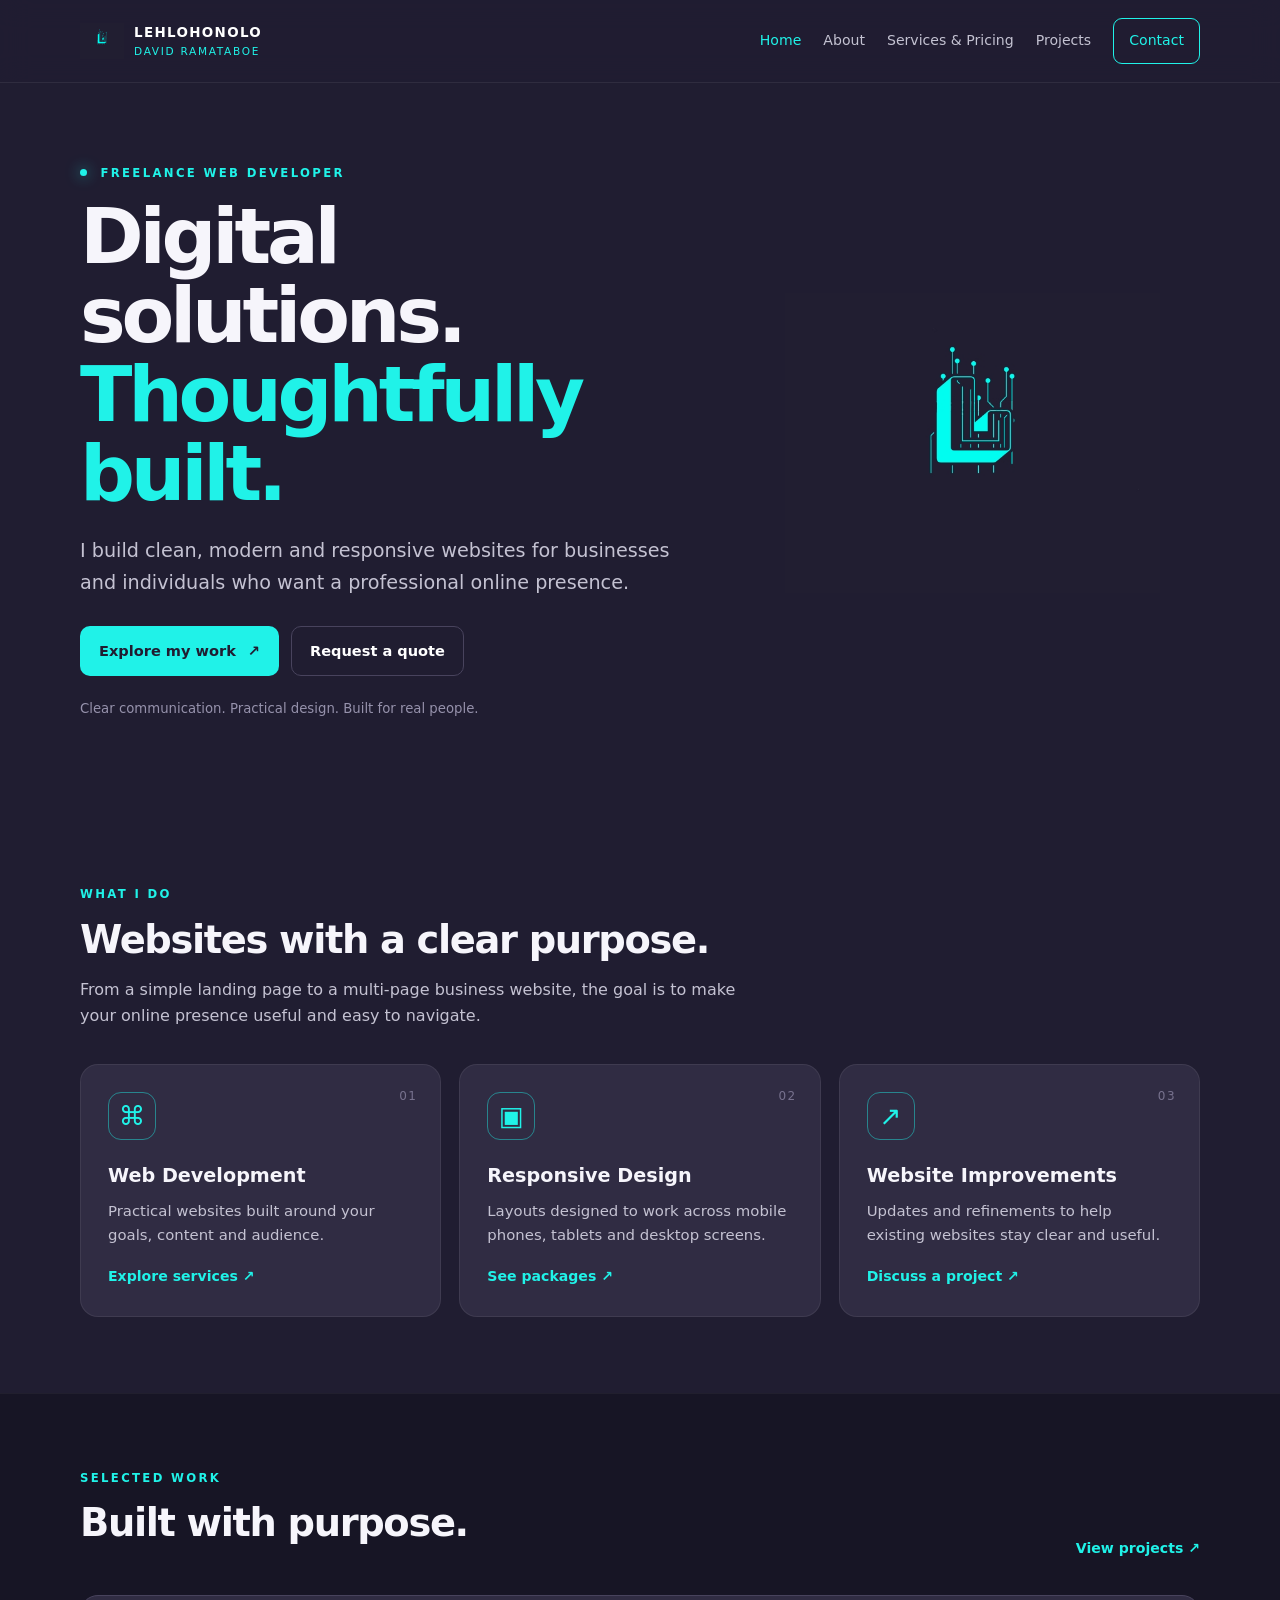
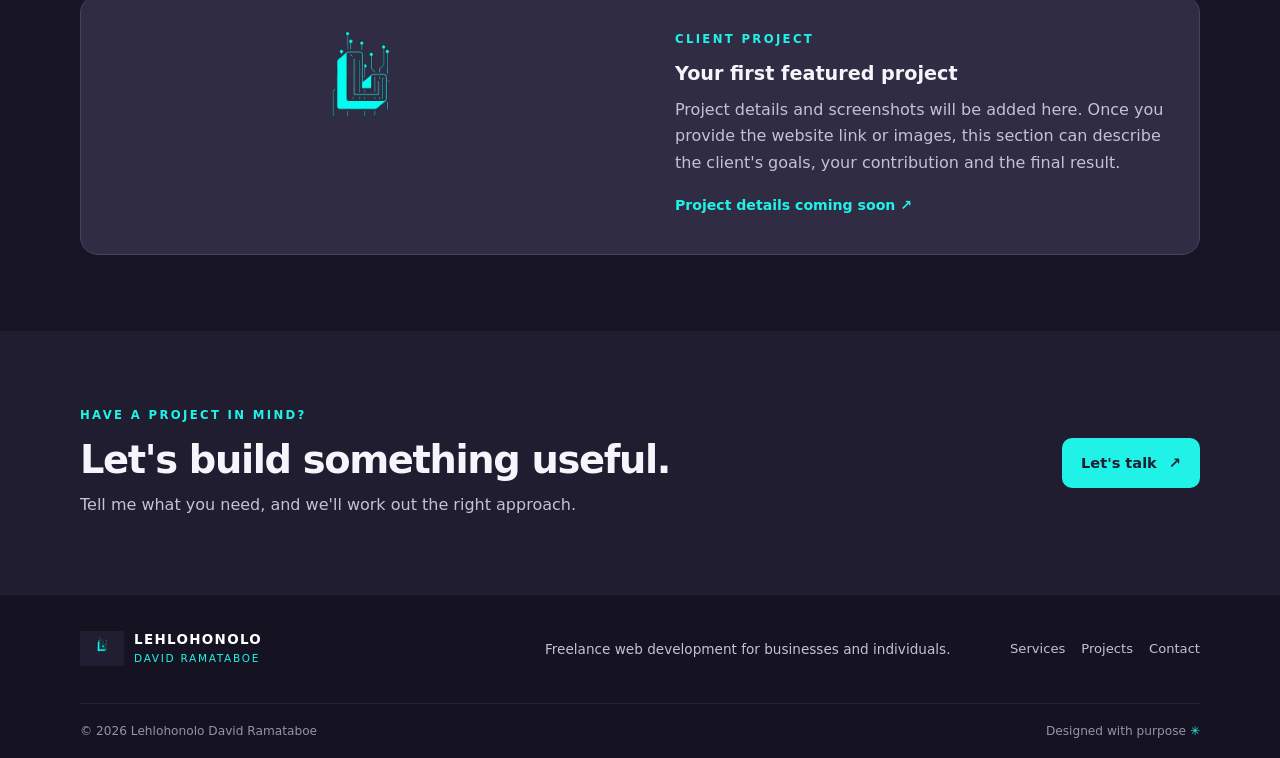
<file: index.html>
<!doctype html>
<html lang="en">
<head>
  <meta charset="utf-8">
  <meta name="viewport" content="width=device-width, initial-scale=1">
  <meta name="description" content="Freelance web development for businesses and individuals. Clean, responsive websites built with care.">
  <meta name="theme-color" content="#201D31">
  <title>Lehlohonolo David Ramataboe | Freelance Web Developer</title>
  <link rel="stylesheet" href="css/style.css">
  <script src="js/main.js" defer></script>
</head>
<body>
  <a class="skip-link" href="#main">Skip to content</a>
  <header class="site-header">
    <div class="container nav-wrap">
      <a class="brand" href="index.html" aria-label="Lehlohonolo David Ramataboe home">
        <img class="brand-logo" src="assets/logo.png" alt="" onerror="this.style.display='none'; this.nextElementSibling.style.display='grid'">
        <span class="logo-fallback" aria-hidden="true">L</span>
        <span class="brand-name"><strong>LEHLOHONOLO</strong><span>DAVID RAMATABOE</span></span>
      </a>
      <button class="menu-toggle" type="button" aria-expanded="false" aria-controls="primary-nav" aria-label="Open navigation">
        <span></span><span></span><span></span>
      </button>
      <nav class="primary-nav" id="primary-nav" aria-label="Main navigation">
        <a href="index.html" aria-current="page">Home</a>
        <a href="about.html">About</a>
        <a href="services.html">Services &amp; Pricing</a>
        <a href="projects.html">Projects</a>
        <a class="nav-cta" href="contact.html">Contact</a>
      </nav>
    </div>
  </header>

  <main id="main">
    <section class="hero container">
      <div class="hero-copy">
        <p class="eyebrow"><span class="status-dot"></span> FREELANCE WEB DEVELOPER</p>
        <h1>Digital solutions.<br><span class="accent">Thoughtfully built.</span></h1>
        <p class="hero-lede">I build clean, modern and responsive websites for businesses and individuals who want a professional online presence.</p>
        <div class="button-row">
          <a class="button button-primary" href="projects.html">Explore my work <span aria-hidden="true">↗</span></a>
          <a class="button button-outline" href="contact.html">Request a quote</a>
        </div>
        <p class="hero-note">Clear communication. Practical design. Built for real people.</p>
      </div>
      <img class="brand-logo" src="assets/logo.png" alt="description" style="width: 600px; height: 300px" onerror="this.style.display='none'; this.nextElementSibling.style.display='grid'">
      </div>
    </section>

    <section class="section container">
      <div class="section-heading">
        <p class="eyebrow">WHAT I DO</p>
        <h2>Websites with a clear purpose.</h2>
        <p>From a simple landing page to a multi-page business website, the goal is to make your online presence useful and easy to navigate.</p>
      </div>
      <div class="card-grid three">
        <article class="feature-card"><span class="card-index">01</span><div class="icon-box" aria-hidden="true">⌘</div><h3>Web Development</h3><p>Practical websites built around your goals, content and audience.</p><a class="text-link" href="services.html">Explore services ↗</a></article>
        <article class="feature-card"><span class="card-index">02</span><div class="icon-box" aria-hidden="true">▣</div><h3>Responsive Design</h3><p>Layouts designed to work across mobile phones, tablets and desktop screens.</p><a class="text-link" href="services.html">See packages ↗</a></article>
        <article class="feature-card"><span class="card-index">03</span><div class="icon-box" aria-hidden="true">↗</div><h3>Website Improvements</h3><p>Updates and refinements to help existing websites stay clear and useful.</p><a class="text-link" href="contact.html">Discuss a project ↗</a></article>
      </div>
    </section>

    <section class="section section-muted">
      <div class="container">
        <div class="section-heading split-heading">
          <div><p class="eyebrow">SELECTED WORK</p><h2>Built with purpose.</h2></div>
          <a class="text-link" href="projects.html">View projects ↗</a>
        </div>
        <article class="project-preview">
        <img class="brand-logo" src="assets/logo2.png" alt="description" style="width: 600px; height: 200px" onerror="this.style.display='none'; this.nextElementSibling.style.display='grid'">
          <div class="project-info"><p class="eyebrow">CLIENT PROJECT</p><h3>Your first featured project</h3><p>Project details and screenshots will be added here. Once you provide the website link or images, this section can describe the client's goals, your contribution and the final result.</p><a class="text-link" href="projects.html">Project details coming soon ↗</a></div>
        </article>
      </div>
    </section>

    <section class="cta-section container">
      <div><p class="eyebrow">HAVE A PROJECT IN MIND?</p><h2>Let's build something useful.</h2><p>Tell me what you need, and we'll work out the right approach.</p></div>
      <a class="button button-primary" href="contact.html">Let's talk <span aria-hidden="true">↗</span></a>
    </section>
  </main>

  <footer class="site-footer">
    <div class="container footer-main">
      <a class="brand footer-brand" href="index.html">
        <img class="brand-logo" src="assets/logo.png" alt="" onerror="this.style.display='none'; this.nextElementSibling.style.display='grid'">
        <span class="logo-fallback" aria-hidden="true">L</span>
        <span class="brand-name"><strong>LEHLOHONOLO</strong><span>DAVID RAMATABOE</span></span>
      </a>
      <p>Freelance web development for businesses and individuals.</p>
      <div class="footer-links"><a href="services.html">Services</a><a href="projects.html">Projects</a><a href="contact.html">Contact</a></div>
    </div>
    <div class="container footer-bottom"><span>© <span data-year></span> Lehlohonolo David Ramataboe</span><span>Designed with purpose <b>✳</b></span></div>
  </footer>
</body>
</html>
</file>
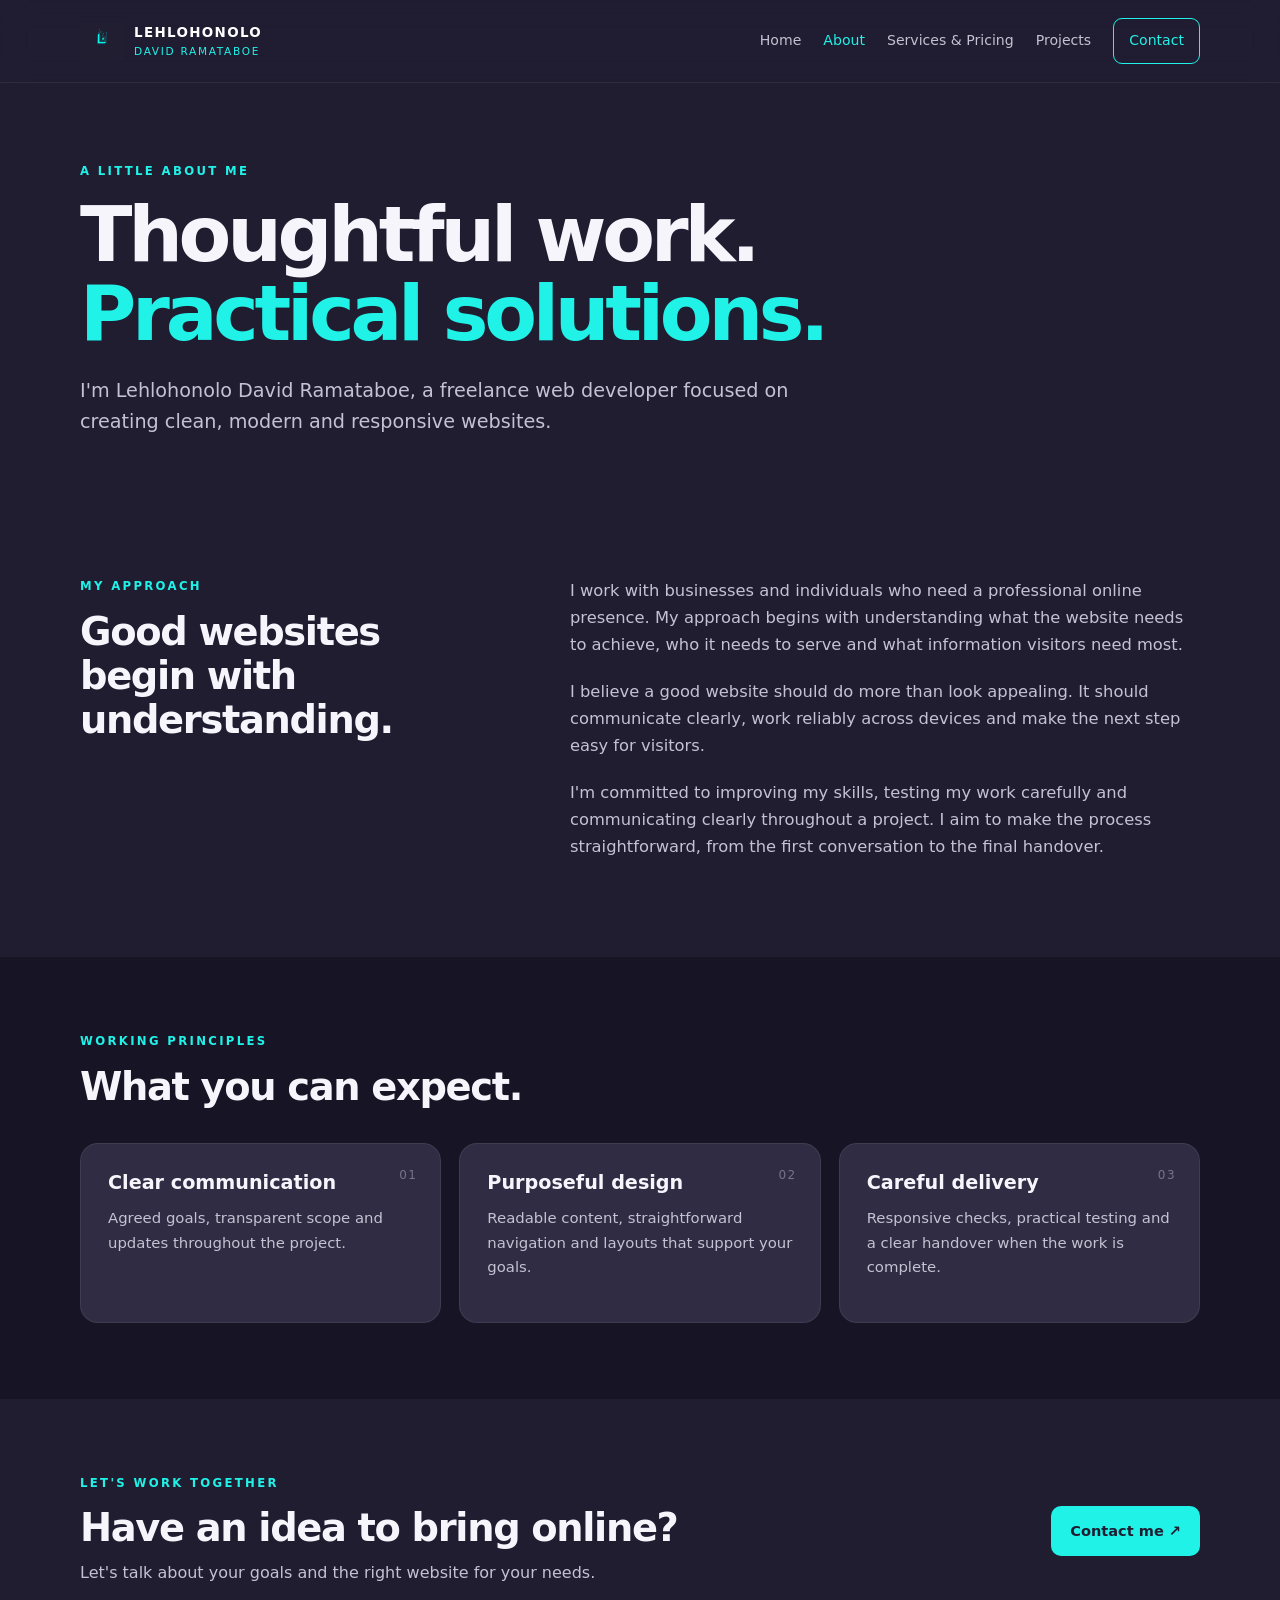
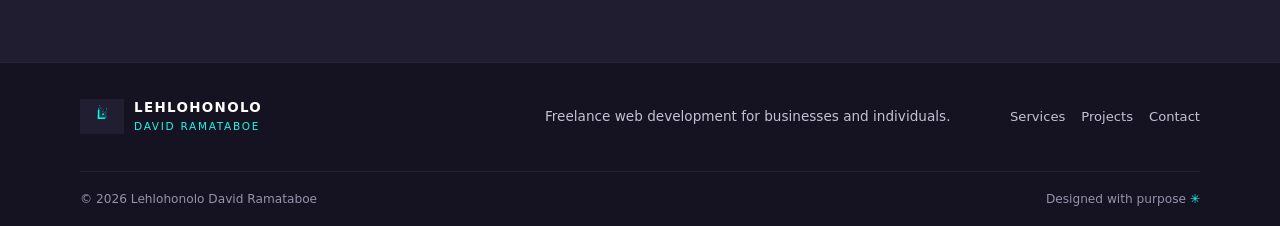
<file: about.html>
<!doctype html>
<html lang="en">
<head>
  <meta charset="utf-8"><meta name="viewport" content="width=device-width, initial-scale=1">
  <meta name="description" content="Learn about Lehlohonolo David Ramataboe and his approach to freelance web development.">
  <meta name="theme-color" content="#201D31">
  <title>About | Lehlohonolo David Ramataboe</title>
  <link rel="stylesheet" href="css/style.css"><script src="js/main.js" defer></script>
</head>
<body>
  <a class="skip-link" href="#main">Skip to content</a>
  <header class="site-header"><div class="container nav-wrap">
    <a class="brand" href="index.html" aria-label="Lehlohonolo David Ramataboe home"><img class="brand-logo" src="assets/logo.png" alt="" onerror="this.style.display='none'; this.nextElementSibling.style.display='grid'"><span class="logo-fallback" aria-hidden="true">L</span><span class="brand-name"><strong>LEHLOHONOLO</strong><span>DAVID RAMATABOE</span></span></a>
    <button class="menu-toggle" type="button" aria-expanded="false" aria-controls="primary-nav" aria-label="Open navigation"><span></span><span></span><span></span></button>
    <nav class="primary-nav" id="primary-nav" aria-label="Main navigation"><a href="index.html">Home</a><a href="about.html" aria-current="page">About</a><a href="services.html">Services &amp; Pricing</a><a href="projects.html">Projects</a><a class="nav-cta" href="contact.html">Contact</a></nav>
  </div></header>
  <main id="main">
    <section class="page-hero container"><p class="eyebrow">A LITTLE ABOUT ME</p><h1>Thoughtful work.<br><span class="accent">Practical solutions.</span></h1><p class="hero-lede">I'm Lehlohonolo David Ramataboe, a freelance web developer focused on creating clean, modern and responsive websites.</p></section>
    <section class="section container content-layout">
      <div><p class="eyebrow">MY APPROACH</p><h2>Good websites begin with understanding.</h2></div>
      <div class="prose"><p>I work with businesses and individuals who need a professional online presence. My approach begins with understanding what the website needs to achieve, who it needs to serve and what information visitors need most.</p><p>I believe a good website should do more than look appealing. It should communicate clearly, work reliably across devices and make the next step easy for visitors.</p><p>I'm committed to improving my skills, testing my work carefully and communicating clearly throughout a project. I aim to make the process straightforward, from the first conversation to the final handover.</p></div>
    </section>
    <section class="section section-muted"><div class="container"><div class="section-heading"><p class="eyebrow">WORKING PRINCIPLES</p><h2>What you can expect.</h2></div><div class="card-grid three">
      <article class="feature-card"><span class="card-index">01</span><h3>Clear communication</h3><p>Agreed goals, transparent scope and updates throughout the project.</p></article>
      <article class="feature-card"><span class="card-index">02</span><h3>Purposeful design</h3><p>Readable content, straightforward navigation and layouts that support your goals.</p></article>
      <article class="feature-card"><span class="card-index">03</span><h3>Careful delivery</h3><p>Responsive checks, practical testing and a clear handover when the work is complete.</p></article>
    </div></div></section>
    <section class="cta-section container"><div><p class="eyebrow">LET'S WORK TOGETHER</p><h2>Have an idea to bring online?</h2><p>Let's talk about your goals and the right website for your needs.</p></div><a class="button button-primary" href="contact.html">Contact me ↗</a></section>
  </main>
  <footer class="site-footer"><div class="container footer-main"><a class="brand footer-brand" href="index.html"><img class="brand-logo" src="assets/logo.png" alt="" onerror="this.style.display='none'; this.nextElementSibling.style.display='grid'"><span class="logo-fallback" aria-hidden="true">L</span><span class="brand-name"><strong>LEHLOHONOLO</strong><span>DAVID RAMATABOE</span></span></a><p>Freelance web development for businesses and individuals.</p><div class="footer-links"><a href="services.html">Services</a><a href="projects.html">Projects</a><a href="contact.html">Contact</a></div></div><div class="container footer-bottom"><span>© <span data-year></span> Lehlohonolo David Ramataboe</span><span>Designed with purpose <b>✳</b></span></div></footer>
</body></html>
</file>
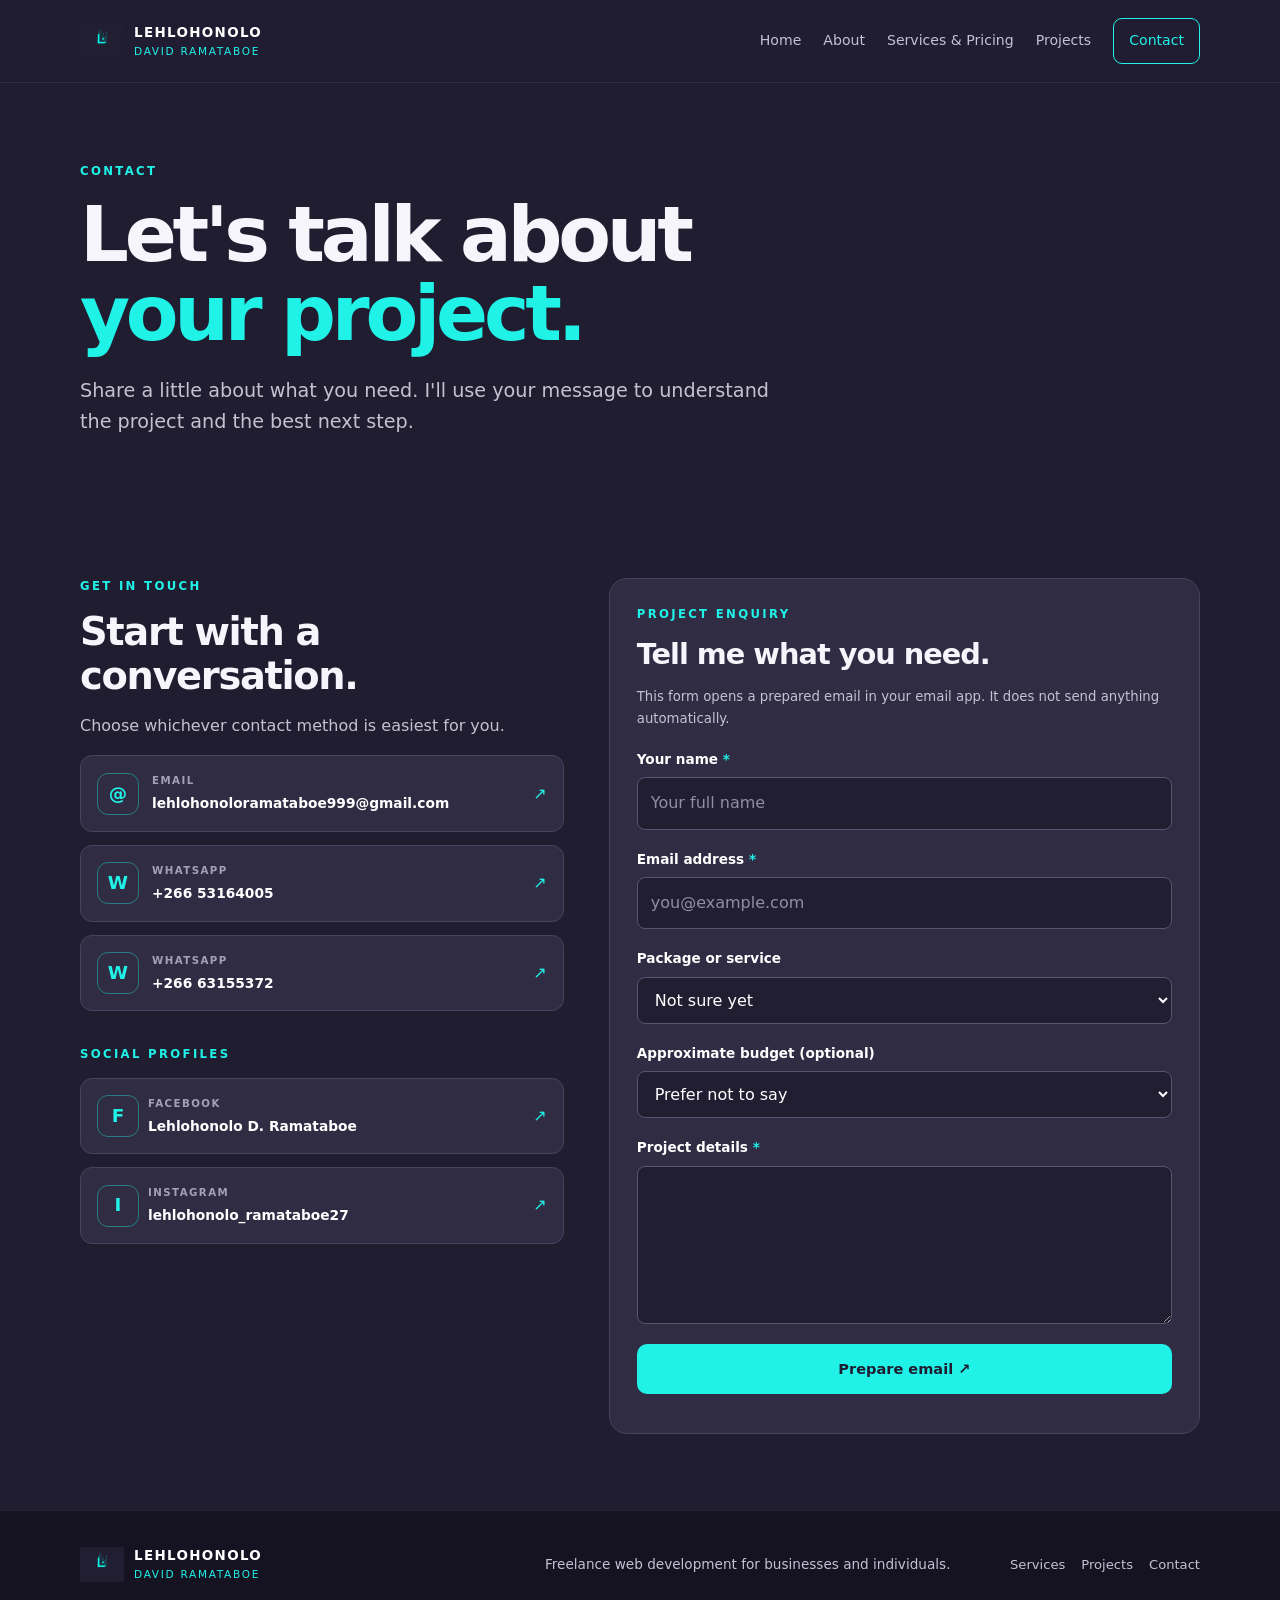
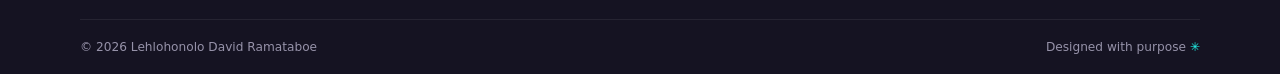
<file: contact.html>
<!doctype html>

<html lang="en">

 <head>
  <meta charset="utf-8"><meta name="viewport" content="width=device-width, initial-scale=1">
  <meta name="description" content="Contact Lehlohonolo David Ramataboe about a freelance website project.">
  <meta name="theme-color" content="#201D31">
  <title>Contact | Lehlohonolo David Ramataboe</title>
  <link rel="stylesheet" href="css/style.css"><script src="js/main.js" defer></script>
 </head>

 <body>
  <a class="skip-link" href="#main">Skip to content</a>
  <header class="site-header">
    <div class="container nav-wrap">
     <a class="brand" href="index.html" aria-label="Lehlohonolo David Ramataboe home">
      <img class="brand-logo" src="assets/logo.png" alt="" onerror="this.style.display='none'; this.nextElementSibling.style.display='grid'">
      <span class="logo-fallback" aria-hidden="true">L</span>
      <span class="brand-name"><strong>LEHLOHONOLO</strong>
      <span>DAVID RAMATABOE</span></span></a>
      <button class="menu-toggle" type="button" aria-expanded="false" aria-controls="primary-nav" aria-label="Open navigation"><span></span><span></span><span></span></button>
     <nav class="primary-nav" id="primary-nav" aria-label="Main navigation"><a href="index.html">Home</a><a href="about.html">About</a><a href="services.html">Services &amp; Pricing</a><a href="projects.html">Projects</a><a class="nav-cta" href="contact.html" aria-current="page">Contact</a></nav>
    </div>
  </header>

  <main id="main">
    <section class="page-hero container"><p class="eyebrow">CONTACT</p><h1>Let's talk about<br><span class="accent">your project.</span></h1><p class="hero-lede">Share a little about what you need. I'll use your message to understand the project and the best next step.</p></section>
    
    <section class="section container contact-layout">

      <div class="contact-details"><p class="eyebrow">GET IN TOUCH</p><h2>Start with a conversation.</h2><p>Choose whichever contact method is easiest for you.</p>
        <a class="contact-method" href="mailto:lehlohonoloramataboe999@gmail.com"><span class="contact-icon">@</span><span><small>EMAIL</small><strong>lehlohonoloramataboe999@gmail.com</strong></span><span class="contact-arrow">↗</span></a>
        <a class="contact-method" href="https://wa.me/26653164005" target="_blank" rel="noopener noreferrer"><span class="contact-icon">W</span><span><small>WHATSAPP</small><strong>+266 53164005</strong></span><span class="contact-arrow">↗</span></a>
        <a class="contact-method" href="https://wa.me/26663155372" target="_blank" rel="noopener noreferrer"><span class="contact-icon">W</span><span><small>WHATSAPP</small><strong>+266 63155372</strong></span><span class="contact-arrow">↗</span></a>
      
      <div class="social-block"><p class="eyebrow">SOCIAL PROFILES</p>
        <a class="social-links" href="https://www.facebook.com/mahlohonoloramataboe.mary" target="_blank" rel="noopener noreferrer"><span class="contact-icon">F</span><span><small>FACEBOOK</small><strong>Lehlohonolo D. Ramataboe</strong></span><span class="contact-arrow">↗</span></a>
        <a class="social-links" href="https://www.instagram.com/lehlohonolo_ramataboe27?obrf=MTgxNnZ2NDVscHZ4ag==" target="_blank" rel="noopener noreferrer"><span class="contact-icon">I</span><span><small>INSTAGRAM</small><strong>lehlohonolo_ramataboe27</strong></span><span class="contact-arrow">↗</span></a>
      </div>

    </div>
  </div>

      <form class="contact-form panel" id="contact-form">
        <p class="eyebrow">PROJECT ENQUIRY</p><h2>Tell me what you need.</h2>
        <p class="form-note">This form opens a prepared email in your email app. It does not send anything automatically.</p>
        <label for="name">Your name <span>*</span>
        </label>

         <input id="name" name="name" autocomplete="name" required placeholder="Your full name">
        <label for="email">Email address <span>*</span>
        </label>

         <input id="email" name="email" type="email" autocomplete="email" required placeholder="you@example.com">
        <label for="package">Package or service</label>
         <select id="package" name="package"><option value="Not sure yet">Not sure yet</option><option value="Starter — R1,500">Starter — R1,500</option><option value="Business — R3,500">Business — R3,500</option><option value="Professional — R4,500">Professional — R4,500</option><option value="Website updates or maintenance">Website updates or maintenance</option><option value="Other / custom project">Other / custom project</option></select>
        <label for="budget">Approximate budget (optional)
        </label>

         <select id="budget" name="budget"><option value="Not specified">Prefer not to say</option><option>Under R1,500</option><option>R1,500–R3,500</option><option>R3,500–R5,000</option><option>R5,000+</option></select>
        <label for="message">Project details <span>*</span>
        </label>

         <textarea id="message" name="message" rows="5" required placeholder="What would you like your website to do?">
         </textarea>
        <button class="button button-primary button-full" type="submit">Prepare email ↗</button><p class="form-feedback" id="form-feedback" role="status" aria-live="polite"></p>
      </form>
    </section>
  </main>
  
 <footer class="site-footer"><div class="container footer-main"><a class="brand footer-brand" href="index.html"><img class="brand-logo" src="assets/logo.png" alt="" onerror="this.style.display='none'; this.nextElementSibling.style.display='grid'"><span class="logo-fallback" aria-hidden="true">L</span><span class="brand-name"><strong>LEHLOHONOLO</strong><span>DAVID RAMATABOE</span></span></a><p>Freelance web development for businesses and individuals.</p><div class="footer-links"><a href="services.html">Services</a><a href="projects.html">Projects</a><a href="contact.html">Contact</a></div></div><div class="container footer-bottom"><span>© <span data-year></span> Lehlohonolo David Ramataboe</span><span>Designed with purpose <b>✳</b></span></div></footer>

 </body>

</html>
</file>
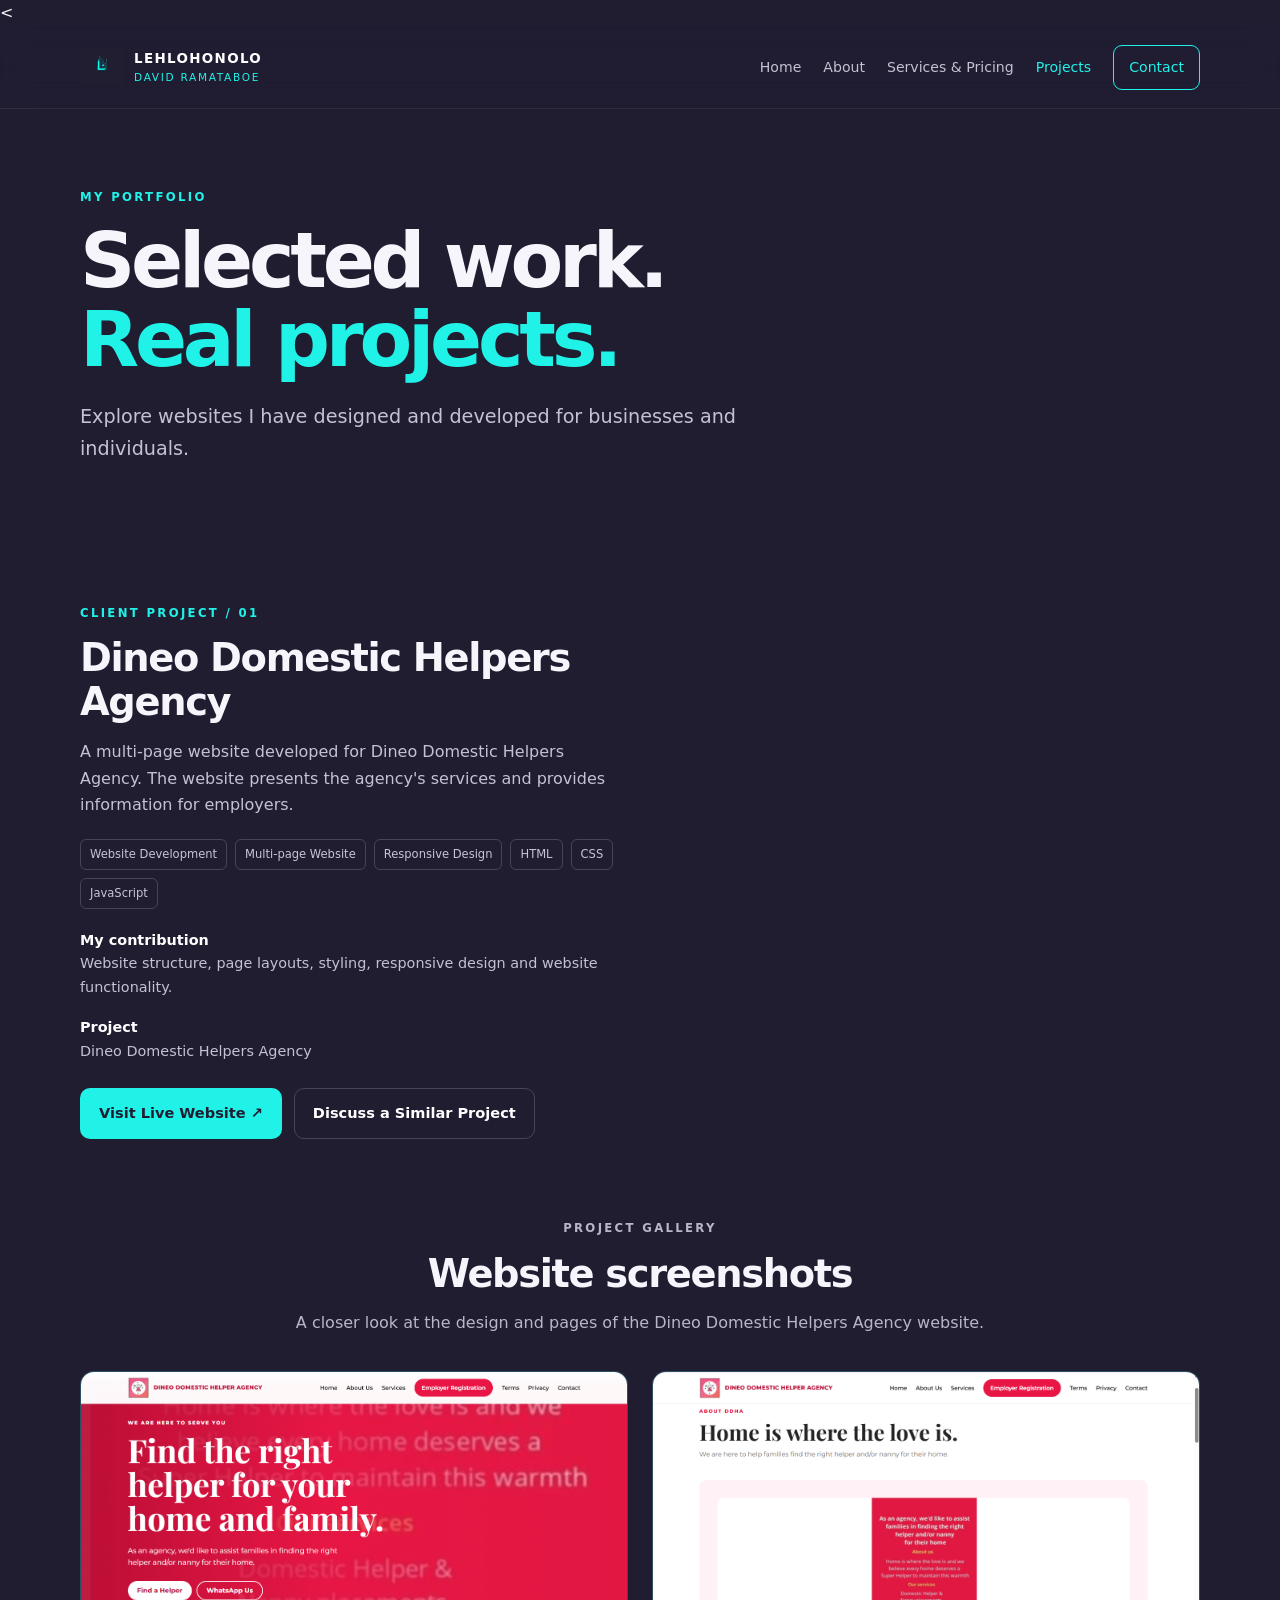
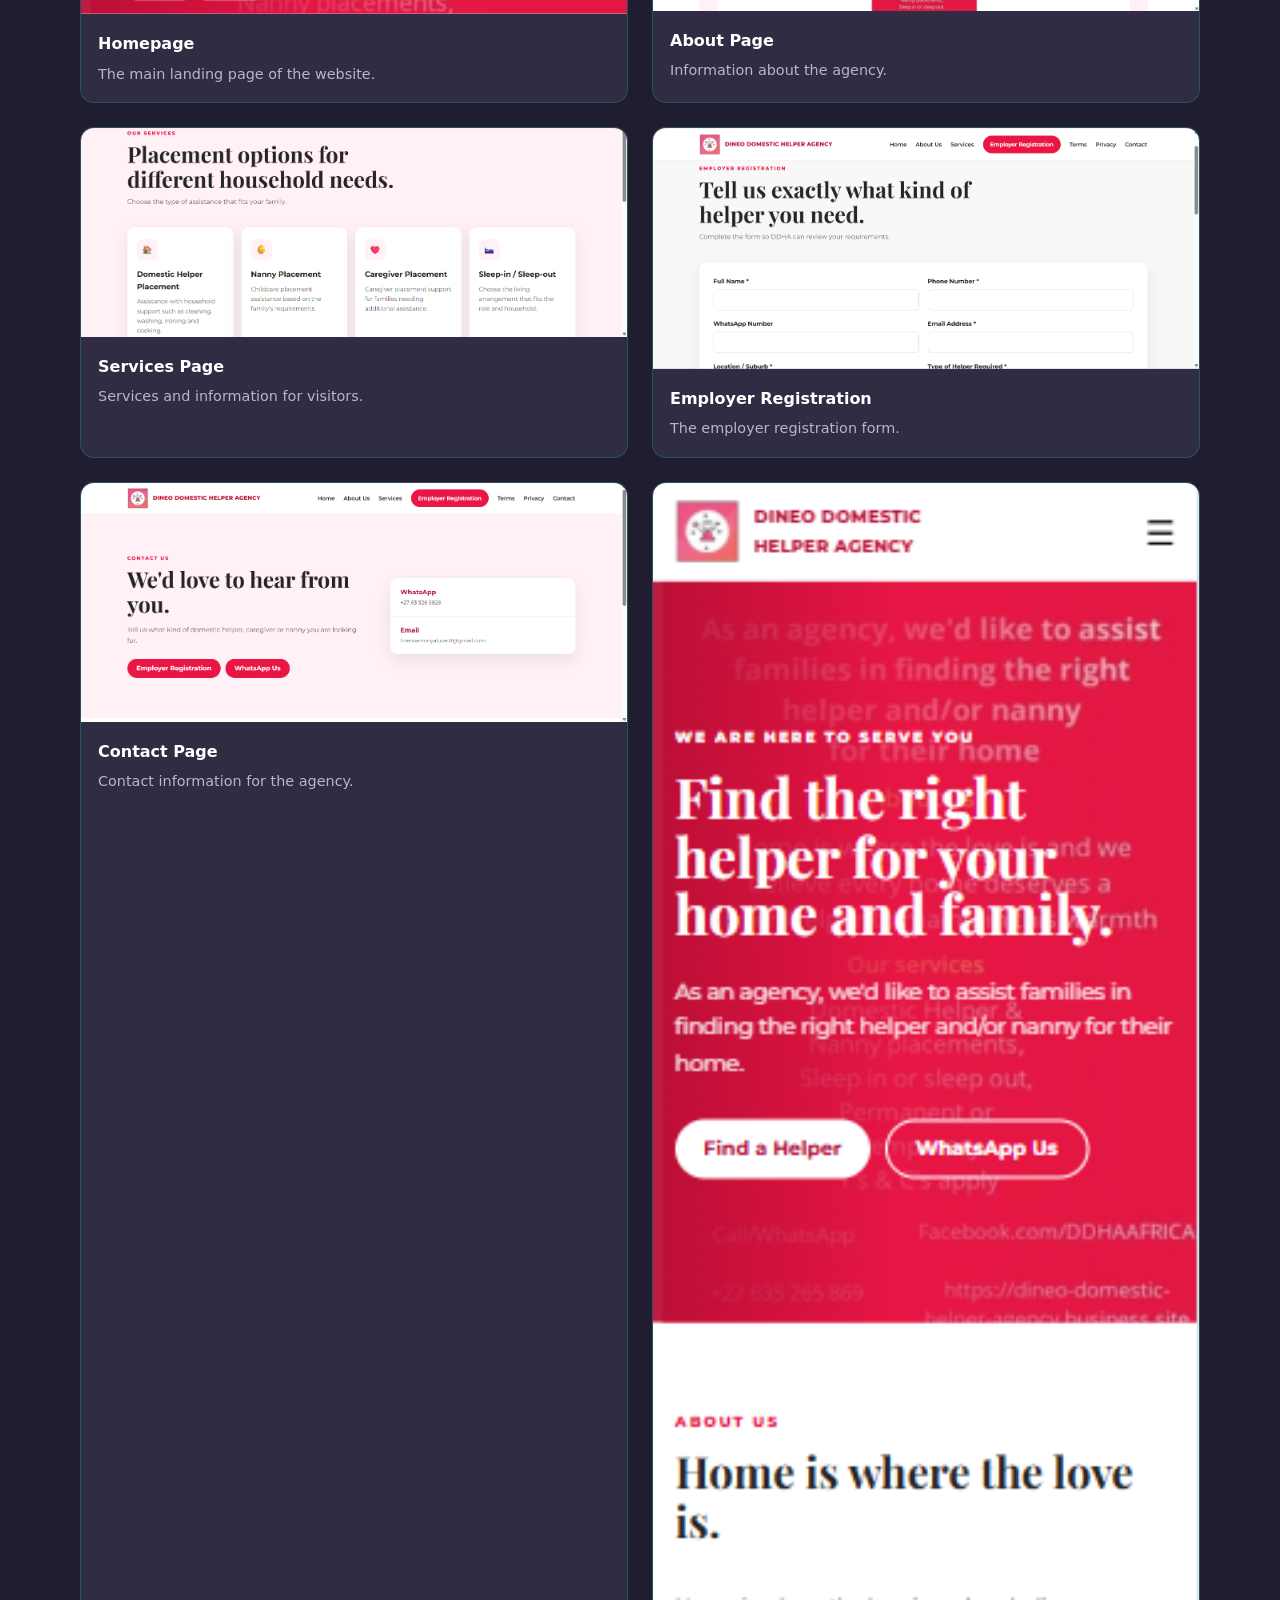
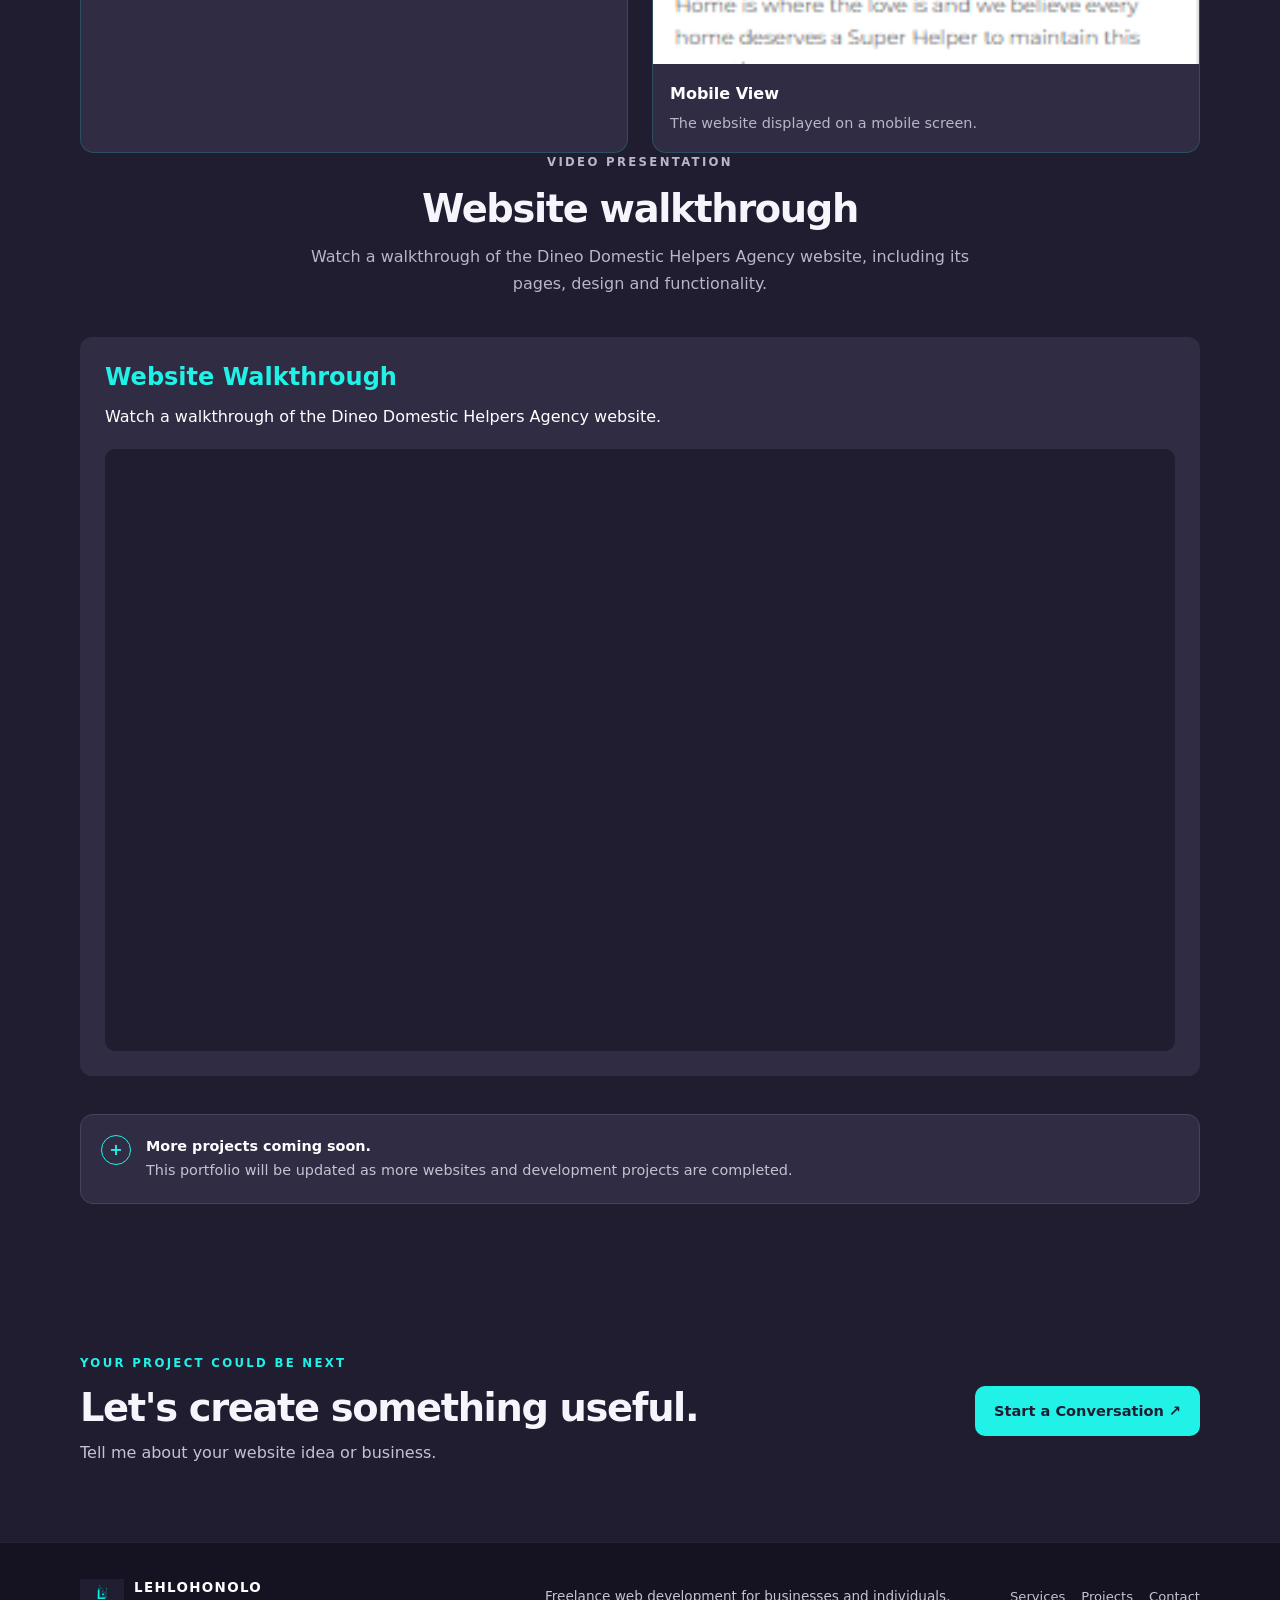
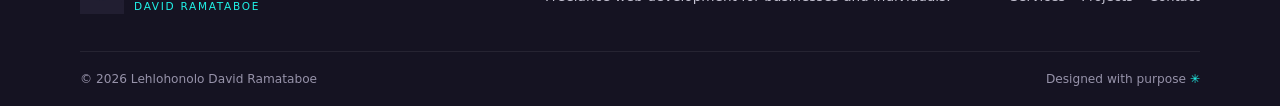
<file: projects.html>
<<!doctype html>
<html lang="en">

<head>
  <meta charset="utf-8">
  <meta name="viewport" content="width=device-width, initial-scale=1">

  <meta name="description" content="Website development projects by Lehlohonolo David Ramataboe.">

  <meta name="theme-color" content="#201D31">

  <title>Projects | Lehlohonolo David Ramataboe</title>

  <link rel="stylesheet" href="css/style.css">
  <script src="js/main.js" defer></script>
</head>

<body>

  <a class="skip-link" href="#main">Skip to content</a>

  <!-- NAVIGATION -->
  <header class="site-header">
    <div class="container nav-wrap">

      <a class="brand" href="index.html"
         aria-label="Lehlohonolo David Ramataboe home">

        <img class="brand-logo"
             src="assets/logo.png"
             alt=""
             onerror="this.style.display='none'; this.nextElementSibling.style.display='grid'">

        <span class="logo-fallback" aria-hidden="true">L</span>

        <span class="brand-name">
          <strong>LEHLOHONOLO</strong>
          <span>DAVID RAMATABOE</span>
        </span>

      </a>

      <button class="menu-toggle"
              type="button"
              aria-expanded="false"
              aria-controls="primary-nav"
              aria-label="Open navigation">

        <span></span>
        <span></span>
        <span></span>

      </button>

      <nav class="primary-nav" id="primary-nav" aria-label="Main navigation">

        <a href="index.html">Home</a>
        <a href="about.html">About</a>
        <a href="services.html">Services &amp; Pricing</a>
        <a href="projects.html" aria-current="page">Projects</a>
        <a class="nav-cta" href="contact.html">Contact</a>

      </nav>

    </div>
  </header>

  <!-- MAIN CONTENT -->
  <main id="main">

    <!-- PAGE INTRODUCTION -->
    <section class="page-hero container">

      <p class="eyebrow">MY PORTFOLIO</p>

      <h1>
        Selected work.
        <br>
        <span class="accent">Real projects.</span>
      </h1>

      <p class="hero-lede">
        Explore websites I have designed and developed
        for businesses and individuals.
      </p>

    </section>

    <!-- PROJECT INFORMATION -->
    <section class="section container">

      <article class="case-study">

        <div class="case-content">

          <p class="eyebrow">CLIENT PROJECT / 01</p>

          <h2>Dineo Domestic Helpers Agency</h2>

          <p class="case-summary">
            A multi-page website developed for Dineo Domestic
            Helpers Agency. The website presents the agency's
            services and provides information for employers.
          </p>

          <div class="tag-row">

            <span class="tag">Website Development</span>
            <span class="tag">Multi-page Website</span>
            <span class="tag">Responsive Design</span>
            <span class="tag">HTML</span>
            <span class="tag">CSS</span>
            <span class="tag">JavaScript</span>

          </div>

          <p class="case-detail">
            <strong>My contribution</strong>
            <br>
            Website structure, page layouts, styling,
            responsive design and website functionality.
          </p>

          <p class="case-detail">
            <strong>Project</strong>
            <br>
            Dineo Domestic Helpers Agency
          </p>

          <div class="project-actions">

            <a class="button button-primary"
               href="https://dineodomestichelperagency.co.za"
               target="_blank"
               rel="noopener">
              Visit Live Website ↗
            </a>

            <a class="button button-outline"
               href="contact.html">
              Discuss a Similar Project
            </a>

          </div>

        </div>

      </article>

      <!-- PROJECT SCREENSHOTS -->
      <section class="project-gallery">

        <div class="project-section-heading">

          <p class="eyebrow">PROJECT GALLERY</p>

          <h2>Website screenshots</h2>

          <p>
            A closer look at the design and pages of
            the Dineo Domestic Helpers Agency website.
          </p>

        </div>

        <div class="screenshot-grid">

          <figure class="screenshot-card">

            <img
              src="portfolio-projects/DDHA/Screenshots/01-Homepage.png"
              alt="Dineo Domestic Helpers Agency homepage"
              loading="lazy">

            <figcaption>
              <strong>Homepage</strong>
              <span>The main landing page of the website.</span>
            </figcaption>

          </figure>

          <figure class="screenshot-card">

            <img
              src="portfolio-projects/DDHA/Screenshots/02-About.png"
              alt="Dineo Domestic Helpers Agency about page"
              loading="lazy">

            <figcaption>
              <strong>About Page</strong>
              <span>Information about the agency.</span>
            </figcaption>

          </figure>

          <figure class="screenshot-card">

            <img
              src="portfolio-projects/DDHA/Screenshots/03-Services.png"
              alt="Dineo Domestic Helpers Agency services page"
              loading="lazy">

            <figcaption>
              <strong>Services Page</strong>
              <span>Services and information for visitors.</span>
            </figcaption>

          </figure>

          <figure class="screenshot-card">

            <img
              src="portfolio-projects/DDHA/Screenshots/04-Registration.png"
              alt="Dineo Domestic Helpers Agency employer registration form"
              loading="lazy">

            <figcaption>
              <strong>Employer Registration</strong>
              <span>The employer registration form.</span>
            </figcaption>

          </figure>

          <figure class="screenshot-card">

            <img
              src="portfolio-projects/DDHA/Screenshots/05-Contact.png"
              alt="Dineo Domestic Helpers Agency contact page"
              loading="lazy">

            <figcaption>
              <strong>Contact Page</strong>
              <span>Contact information for the agency.</span>
            </figcaption>

          </figure>

          <figure class="screenshot-card">

            <img class="screenshot-mobile-view"
              src="portfolio-projects/DDHA/Screenshots/06-Mobile-Home.png"
              alt="Dineo Domestic Helpers Agency displayed on a mobile phone"
              loading="lazy">

            <figcaption>
              <strong>Mobile View</strong>
              <span>The website displayed on a mobile screen.</span>
            </figcaption>

          </figure>

        </div>

      </section>

      <!-- VIDEO WALKTHROUGH -->
      <section class="project-video">

        <div class="project-section-heading">

          <p class="eyebrow">VIDEO PRESENTATION</p>

          <h2>Website walkthrough</h2>

          <p>
            Watch a walkthrough of the Dineo Domestic
            Helpers Agency website, including its pages,
            design and functionality.
          </p>

        </div>

        <!-- VIDEO PLACEHOLDER -->
        <div class="project-video-section">

          <h3>Website Walkthrough</h3>

        <p>
        Watch a walkthrough of the Dineo Domestic
        Helpers Agency website.
        </p>

      <div class="project-video-wrapper">

        <iframe
            src="https://www.youtube-nocookie.com/embed/qPf_h2JVFnQ"
            title="Dineo Domestic Helpers Agency Website Walkthrough"
            allow="accelerometer; autoplay; clipboard-write; encrypted-media; gyroscope; picture-in-picture; web-share"
            referrerpolicy="strict-origin-when-cross-origin"
            allowfullscreen>
        </iframe>

      </div>
      </div>
      </div>
      </section>

      <!-- MORE PROJECTS NOTICE -->
      <div class="notice-card">

        <span class="notice-symbol">+</span>

        <p>
          <strong>More projects coming soon.</strong>
          <br>
          This portfolio will be updated as more websites
          and development projects are completed.
        </p>

      </div>

    </section>

    <!-- CALL TO ACTION -->
    <section class="cta-section container">

      <div>

        <p class="eyebrow">YOUR PROJECT COULD BE NEXT</p>

        <h2>Let's create something useful.</h2>

        <p>
          Tell me about your website idea or business.
        </p>

      </div>

      <a class="button button-primary" href="contact.html">
        Start a Conversation ↗
      </a>

    </section>

  </main>

  <!-- FOOTER -->
  <footer class="site-footer">

    <div class="container footer-main">

      <a class="brand footer-brand" href="index.html">

        <img class="brand-logo"
             src="assets/logo.png"
             alt=""
             onerror="this.style.display='none'; this.nextElementSibling.style.display='grid'">

        <span class="logo-fallback" aria-hidden="true">L</span>

        <span class="brand-name">
          <strong>LEHLOHONOLO</strong>
          <span>DAVID RAMATABOE</span>
        </span>

      </a>

      <p>
        Freelance web development for businesses and individuals.
      </p>

      <div class="footer-links">

        <a href="services.html">Services</a>
        <a href="projects.html">Projects</a>
        <a href="contact.html">Contact</a>

      </div>

    </div>

    <div class="container footer-bottom">

      <span>
        © <span data-year></span> Lehlohonolo David Ramataboe
      </span>

      <span>Designed with purpose <b>✳</b></span>

    </div>

  </footer>

</body>
</html>
</file>
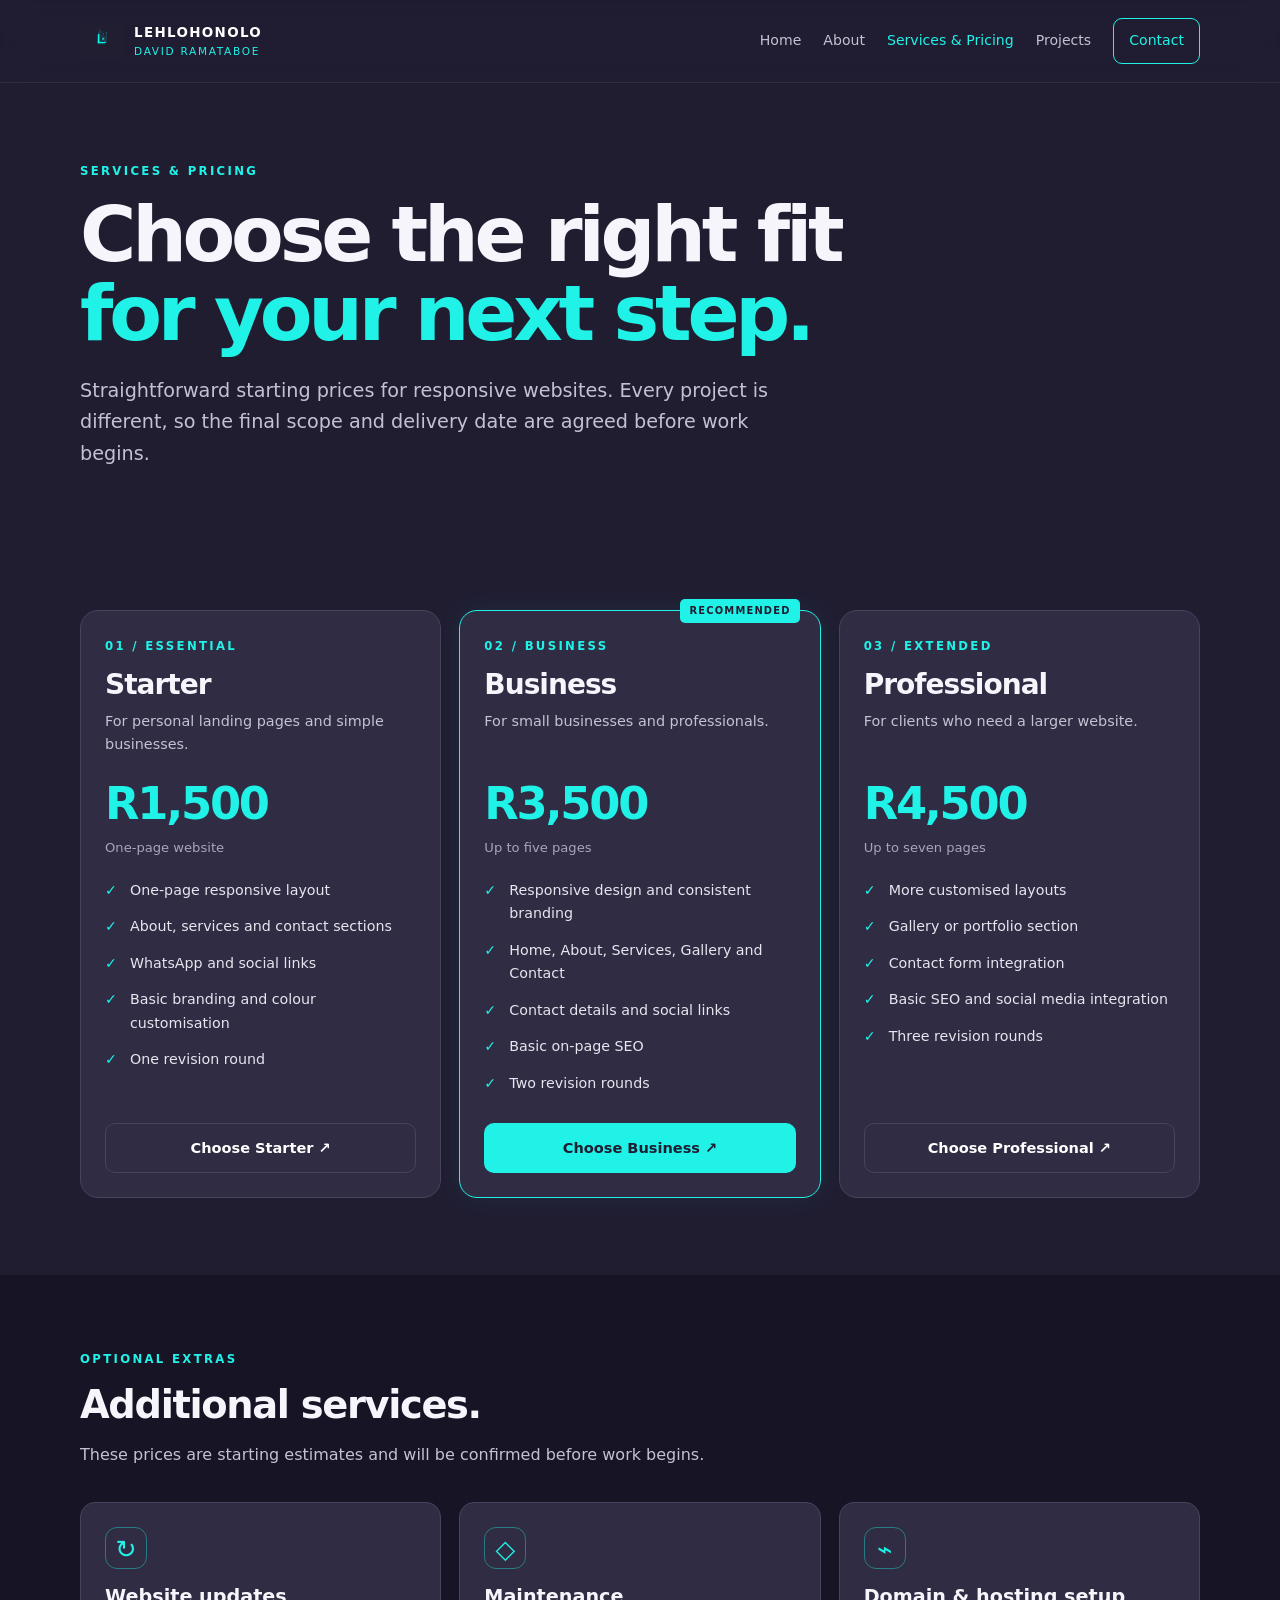
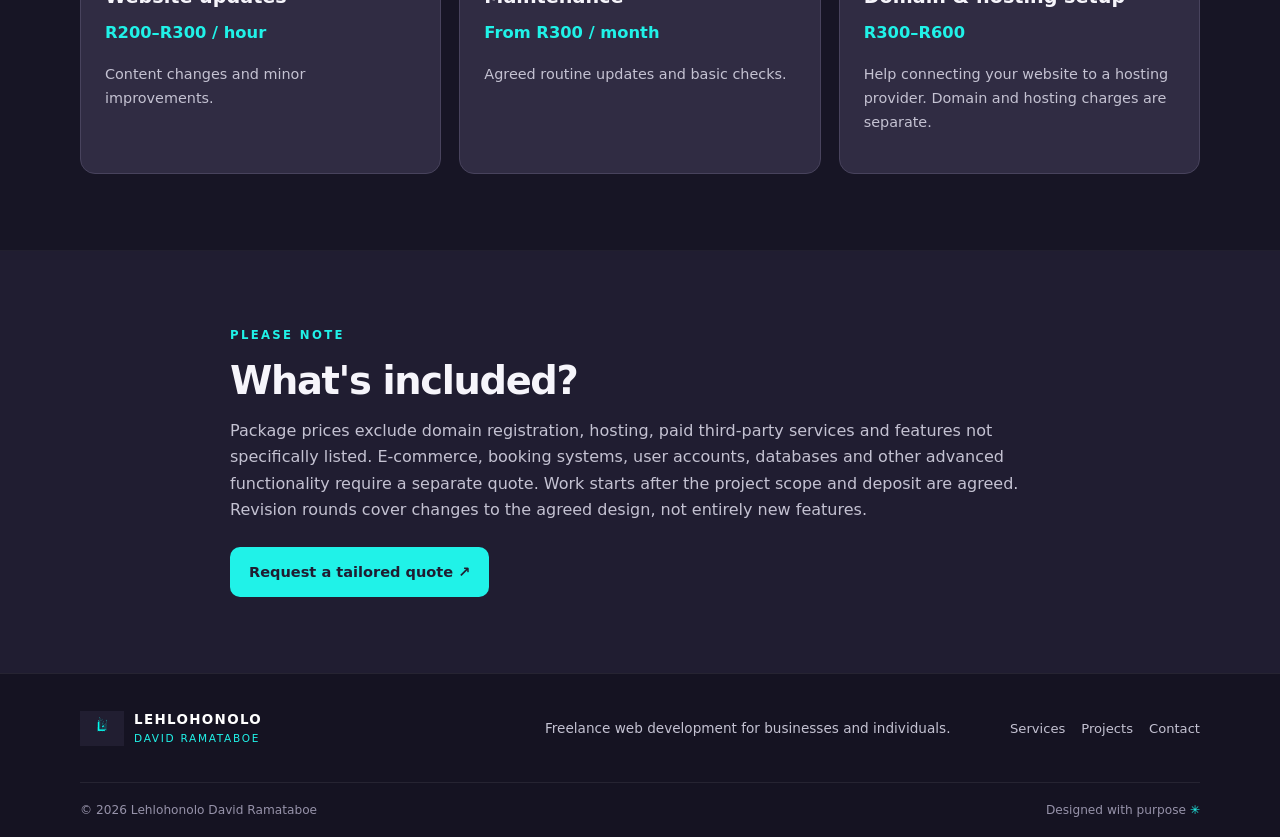
<file: services.html>
<!doctype html>
<html lang="en">
<head>
  <meta charset="utf-8"><meta name="viewport" content="width=device-width, initial-scale=1">
  <meta name="description" content="Website development packages and pricing for businesses and individuals.">
  <meta name="theme-color" content="#201D31">
  <title>Services &amp; Pricing | Lehlohonolo David Ramataboe</title>
  <link rel="stylesheet" href="css/style.css"><script src="js/main.js" defer></script>
</head>
<body>
  <a class="skip-link" href="#main">Skip to content</a>
  <header class="site-header"><div class="container nav-wrap">
    <a class="brand" href="index.html" aria-label="Lehlohonolo David Ramataboe home"><img class="brand-logo" src="assets/logo.png" alt="" onerror="this.style.display='none'; this.nextElementSibling.style.display='grid'"><span class="logo-fallback" aria-hidden="true">L</span><span class="brand-name"><strong>LEHLOHONOLO</strong><span>DAVID RAMATABOE</span></span></a>
    <button class="menu-toggle" type="button" aria-expanded="false" aria-controls="primary-nav" aria-label="Open navigation"><span></span><span></span><span></span></button>
    <nav class="primary-nav" id="primary-nav" aria-label="Main navigation"><a href="index.html">Home</a><a href="about.html">About</a><a href="services.html" aria-current="page">Services &amp; Pricing</a><a href="projects.html">Projects</a><a class="nav-cta" href="contact.html">Contact</a></nav>
  </div></header>
  <main id="main">
    <section class="page-hero container"><p class="eyebrow">SERVICES &amp; PRICING</p><h1>Choose the right fit<br><span class="accent">for your next step.</span></h1><p class="hero-lede">Straightforward starting prices for responsive websites. Every project is different, so the final scope and delivery date are agreed before work begins.</p></section>
    <section class="section container"><div class="pricing-grid">
      <article class="price-card"><p class="eyebrow">01 / ESSENTIAL</p><h2>Starter</h2><p class="price-description">For personal landing pages and simple businesses.</p><p class="price">R1,500</p><p class="price-note">One-page website</p><ul class="check-list"><li>One-page responsive layout</li><li>About, services and contact sections</li><li>WhatsApp and social links</li><li>Basic branding and colour customisation</li><li>One revision round</li></ul><a class="button button-outline button-full" href="contact.html?package=Starter">Choose Starter ↗</a></article>
      <article class="price-card featured"><span class="popular-label">RECOMMENDED</span><p class="eyebrow">02 / BUSINESS</p><h2>Business</h2><p class="price-description">For small businesses and professionals.</p><p class="price">R3,500</p><p class="price-note">Up to five pages</p><ul class="check-list"><li>Responsive design and consistent branding</li><li>Home, About, Services, Gallery and Contact</li><li>Contact details and social links</li><li>Basic on-page SEO</li><li>Two revision rounds</li></ul><a class="button button-primary button-full" href="contact.html?package=Business">Choose Business ↗</a></article>
      <article class="price-card"><p class="eyebrow">03 / EXTENDED</p><h2>Professional</h2><p class="price-description">For clients who need a larger website.</p><p class="price">R4,500</p><p class="price-note">Up to seven pages</p><ul class="check-list"><li>More customised layouts</li><li>Gallery or portfolio section</li><li>Contact form integration</li><li>Basic SEO and social media integration</li><li>Three revision rounds</li></ul><a class="button button-outline button-full" href="contact.html?package=Professional">Choose Professional ↗</a></article>
    </div></section>
    <section class="section section-muted"><div class="container"><div class="section-heading"><p class="eyebrow">OPTIONAL EXTRAS</p><h2>Additional services.</h2><p>These prices are starting estimates and will be confirmed before work begins.</p></div><div class="extras-grid">
      <article class="extra-card"><span class="extra-icon">↻</span><h3>Website updates</h3><p class="extra-price">R200–R300 / hour</p><p>Content changes and minor improvements.</p></article>
      <article class="extra-card"><span class="extra-icon">◇</span><h3>Maintenance</h3><p class="extra-price">From R300 / month</p><p>Agreed routine updates and basic checks.</p></article>
      <article class="extra-card"><span class="extra-icon">⌁</span><h3>Domain &amp; hosting setup</h3><p class="extra-price">R300–R600</p><p>Help connecting your website to a hosting provider. Domain and hosting charges are separate.</p></article>
    </div></div></section>
    <section class="section container terms"><p class="eyebrow">PLEASE NOTE</p><h2>What's included?</h2><p>Package prices exclude domain registration, hosting, paid third-party services and features not specifically listed. E-commerce, booking systems, user accounts, databases and other advanced functionality require a separate quote. Work starts after the project scope and deposit are agreed. Revision rounds cover changes to the agreed design, not entirely new features.</p><a class="button button-primary" href="contact.html">Request a tailored quote ↗</a></section>
  </main>
  <footer class="site-footer"><div class="container footer-main"><a class="brand footer-brand" href="index.html"><img class="brand-logo" src="assets/logo.png" alt="" onerror="this.style.display='none'; this.nextElementSibling.style.display='grid'"><span class="logo-fallback" aria-hidden="true">L</span><span class="brand-name"><strong>LEHLOHONOLO</strong><span>DAVID RAMATABOE</span></span></a><p>Freelance web development for businesses and individuals.</p><div class="footer-links"><a href="services.html">Services</a><a href="projects.html">Projects</a><a href="contact.html">Contact</a></div></div><div class="container footer-bottom"><span>© <span data-year></span> Lehlohonolo David Ramataboe</span><span>Designed with purpose <b>✳</b></span></div></footer>
</body></html>
</file>
<file: css/style.css>
:root {
  --navy: #201D31;
  --navy-deep: #171525;
  --turquoise: #20F2E8;
  --white: #FFFFFF;
  --muted: #C4C2D2;
  --panel: #302C43;
  --line: #48435D;
  --text-dark: #F6F5FB;
  --radius: 18px;
  --container: 1120px;
}
* { box-sizing: border-box; }
html { scroll-behavior: smooth; }
body { margin: 0; background: var(--navy); color: var(--text-dark); font-family: Inter, ui-sans-serif, system-ui, -apple-system, BlinkMacSystemFont, "Segoe UI", sans-serif; line-height: 1.65; }
img { display: block; max-width: 100%; }
a { color: inherit; text-decoration: none; }
button, input, select, textarea { font: inherit; }
button, a, input, select, textarea { -webkit-tap-highlight-color: transparent; }
:focus-visible { outline: 3px solid var(--turquoise); outline-offset: 4px; }
::selection { background: var(--turquoise); color: var(--navy); }
.container { width: min(var(--container), calc(100% - 40px)); margin-inline: auto; }
.skip-link { position: absolute; left: 12px; top: -60px; z-index: 1000; padding: 10px 14px; background: var(--turquoise); color: var(--navy); border-radius: 8px; font-weight: 700; }
.skip-link:focus { top: 12px; }
.site-header { position: sticky; top: 0; z-index: 100; background: rgba(32,29,49,.94); border-bottom: 1px solid rgba(255,255,255,.07); backdrop-filter: blur(14px); }
.nav-wrap { min-height: 82px; display: flex; align-items: center; justify-content: space-between; gap: 20px; }
.brand { display: inline-flex; align-items: center; gap: 10px; min-width: 0; }
.brand-logo { width: 44px; height: 44px; object-fit: contain; }
.logo-fallback { display: none; place-items: center; width: 44px; height: 44px; border: 2px solid var(--turquoise); color: var(--turquoise); border-radius: 12px; font-size: 28px; font-weight: 800; line-height: 1; }
.brand-name { display: flex; flex-direction: column; line-height: 1.2; letter-spacing: .09em; font-size: .78rem; }
.brand-name strong { font-size: .84rem; color: var(--white); letter-spacing: .1em; }
.brand-name span { margin-top: 4px; color: var(--turquoise); font-size: .66rem; letter-spacing: .16em; }
.primary-nav { display: flex; align-items: center; gap: 22px; }
.primary-nav a { color: var(--muted); font-size: .88rem; transition: color .2s ease; }
.primary-nav a:hover, .primary-nav a[aria-current="page"] { color: var(--turquoise); }
.primary-nav .nav-cta { padding: 10px 15px; border: 1px solid var(--turquoise); border-radius: 9px; color: var(--turquoise); }
.primary-nav .nav-cta:hover { background: var(--turquoise); color: var(--navy); }
.menu-toggle { display: none; background: transparent; border: 1px solid var(--line); color: var(--white); border-radius: 10px; width: 44px; height: 44px; padding: 11px; cursor: pointer; }
.menu-toggle span { display: block; height: 2px; background: var(--turquoise); margin: 4px 0; transition: transform .2s ease; }
.hero { min-height: 570px; padding-block: 82px 90px; display: grid; grid-template-columns: 1.15fr .85fr; align-items: center; gap: 50px; }
.hero-copy { max-width: 660px; }
.eyebrow { margin: 0 0 14px; color: var(--turquoise); font-size: .73rem; font-weight: 800; letter-spacing: .2em; line-height: 1.5; }
.status-dot { display: inline-block; width: 7px; height: 7px; margin: 0 7px 1px 0; background: var(--turquoise); border-radius: 50%; box-shadow: 0 0 14px rgba(32,242,232,.7); }
h1, h2, h3, p { margin-top: 0; }
h1 { margin-bottom: 22px; font-size: clamp(2.6rem, 6vw, 5rem); letter-spacing: -.055em; line-height: 1.03; }
h2 { margin-bottom: 15px; font-size: clamp(1.8rem, 3vw, 2.8rem); letter-spacing: -.035em; line-height: 1.15; }
h3 { margin-bottom: 10px; font-size: 1.2rem; line-height: 1.3; }
.accent { color: var(--turquoise); }
.hero-lede { max-width: 610px; color: var(--muted); font-size: clamp(1.05rem, 2vw, 1.2rem); }
.button-row { display: flex; flex-wrap: wrap; gap: 12px; margin-top: 28px; }
.button { display: inline-flex; justify-content: center; align-items: center; gap: 12px; min-height: 48px; padding: 12px 18px; border: 1px solid transparent; border-radius: 10px; font-weight: 750; font-size: .91rem; cursor: pointer; transition: transform .2s ease, background .2s ease, border-color .2s ease; }
.button:hover { transform: translateY(-2px); }
.button-primary { background: var(--turquoise); color: var(--navy); }
.button-primary:hover { background: #70FFF8; }
.button-outline { border-color: var(--line); color: var(--white); background: transparent; }
.button-outline:hover { border-color: var(--turquoise); color: var(--turquoise); }
.button-full { width: 100%; }
.hero-note { margin: 22px 0 0; color: #9692AC; font-size: .83rem; }
.hero-art { position: relative; min-height: 350px; display: grid; place-items: center; overflow: hidden; border: 1px solid rgba(32,242,232,.25); border-radius: 28px; background: radial-gradient(circle at 50% 45%, rgba(32,242,232,.11), transparent 46%), linear-gradient(145deg, rgba(48,44,67,.92), rgba(23,21,37,.75)); }
.hero-art::before, .hero-art::after { content: ""; position: absolute; width: 150px; height: 150px; border: 1px solid rgba(32,242,232,.35); transform: rotate(45deg); }
.hero-art::before { top: -95px; right: -45px; }
.hero-art::after { bottom: -105px; left: -55px; }
.orbit { position: absolute; border: 1px solid rgba(32,242,232,.25); border-radius: 50%; }
.orbit-one { width: 230px; height: 230px; }
.orbit-two { width: 290px; height: 290px; border-style: dashed; }
.hero-monogram { position: relative; display: grid; place-items: center; width: 142px; height: 142px; border: 2px solid var(--turquoise); border-radius: 35px 10px 35px 10px; color: var(--turquoise); font-size: 6rem; font-weight: 850; line-height: 1; box-shadow: 0 0 45px rgba(32,242,232,.1), inset 0 0 35px rgba(32,242,232,.08); }
.hero-monogram span { position: absolute; top: 8px; right: 10px; font-size: 1.6rem; }
.circuit { position: absolute; background: var(--turquoise); opacity: .8; }
.circuit-a { top: 18%; left: 22%; width: 1px; height: 50px; }
.circuit-a::before, .circuit-b::before, .circuit-c::before { content: ""; position: absolute; width: 7px; height: 7px; border-radius: 50%; background: var(--turquoise); }
.circuit-a::before { top: -3px; left: -3px; }
.circuit-b { right: 20%; bottom: 24%; width: 1px; height: 62px; }
.circuit-b::before { top: -3px; left: -3px; }
.circuit-c { right: 24%; top: 22%; width: 45px; height: 1px; }
.circuit-c::before { top: -3px; right: -3px; }
.art-label { position: absolute; bottom: 22px; color: #A7A3BC; font-size: .62rem; letter-spacing: .22em; }
.section { padding-block: 76px; }
.section-muted { background: var(--navy-deep); border-block: 1px solid rgba(255,255,255,.045); }
.section-heading { max-width: 690px; margin-bottom: 34px;}
.section-heading > p:not(.eyebrow) { color: var(--muted); }
.split-heading { display: flex; align-items: end; justify-content: space-between; gap: 20px; max-width: none; }
.card-grid { display: grid; gap: 18px; }
.card-grid.three { grid-template-columns: repeat(3, minmax(0,1fr)); }
.feature-card { position: relative; padding: 27px; background: var(--panel); border: 1px solid rgba(255,255,255,.07); border-radius: var(--radius); }
.card-index { position: absolute; top: 22px; right: 23px; color: #77728E; font-size: .75rem; letter-spacing: .12em; }
.icon-box { display: grid; place-items: center; width: 48px; height: 48px; margin-bottom: 24px; border: 1px solid rgba(32,242,232,.45); border-radius: 13px; color: var(--turquoise); font-size: 1.65rem; }
.feature-card p { color: var(--muted); font-size: .93rem; }
.text-link { display: inline-flex; gap: 8px; color: var(--turquoise); font-size: .88rem; font-weight: 700; }
.text-link:hover { text-decoration: underline; text-underline-offset: 4px; }
.project-preview { display: grid; grid-template-columns: 1fr 1fr; overflow: hidden; border: 1px solid var(--line); border-radius: var(--radius); background: var(--panel); }
.project-placeholder { min-height: 300px; display: flex; flex-direction: column; justify-content: center; align-items: center; gap: 15px; background: radial-gradient(circle, rgba(32,242,232,.1), transparent 60%), #242036; color: #9A96AF; font-size: .67rem; letter-spacing: .2em; }
.placeholder-mark { display: grid; place-items: center; width: 100px; height: 100px; border: 2px solid var(--turquoise); border-radius: 24px 8px 24px 8px; color: var(--turquoise); font-size: 4rem; font-weight: 800; }
.placeholder-mark span { font-size: 1rem; }
.project-info { align-self: center; padding: 35px; }
.project-info p:not(.eyebrow) { color: var(--muted); }
.cta-section { display: flex; justify-content: space-between; align-items: center; gap: 24px; padding-block: 75px; }
.cta-section h2 { margin-bottom: 10px; }
.cta-section p:not(.eyebrow) { margin-bottom: 0; color: var(--muted); }
.site-footer { background: #151322; border-top: 1px solid rgba(255,255,255,.07); }
.footer-main { display: grid; grid-template-columns: 1fr 1fr auto; align-items: center; gap: 22px; padding-block: 32px; }
.footer-main > p { margin: 0; color: var(--muted); font-size: .85rem; }
.footer-links { display: flex; flex-wrap: wrap; gap: 16px; }
.footer-links a { color: var(--muted); font-size: .82rem; }
.footer-links a:hover { color: var(--turquoise); }
.footer-bottom { display: flex; justify-content: space-between; gap: 18px; padding-block: 17px; border-top: 1px solid rgba(255,255,255,.07); color: #9692A9; font-size: .76rem; }
.footer-bottom b { color: var(--turquoise); }
.page-hero { padding-block: 80px 45px; }
.page-hero h1 { max-width: 850px; }
.page-hero .hero-lede { max-width: 720px; }
.content-layout { display: grid; grid-template-columns: .8fr 1.2fr; gap: 70px; }
.prose { color: var(--muted); font-size: 1.02rem; }
.prose p { margin-bottom: 20px; }
.pricing-grid { display: grid; grid-template-columns: repeat(3, minmax(0,1fr)); gap: 18px; align-items: stretch; }
.price-card { position: relative; display: flex; flex-direction: column; padding: 27px 24px 24px; background: var(--panel); border: 1px solid var(--line); border-radius: var(--radius); }
.price-card.featured { border-color: var(--turquoise); box-shadow: 0 0 28px rgba(32,242,232,.07); }
.popular-label { position: absolute; top: -12px; right: 20px; padding: 4px 9px; background: var(--turquoise); color: var(--navy); border-radius: 5px; font-size: .62rem; font-weight: 900; letter-spacing: .12em; }
.price-card h2 { margin-bottom: 8px; font-size: 1.75rem; }
.price-description { min-height: 52px; margin-bottom: 16px; color: var(--muted); font-size: .9rem; }
.price { margin-bottom: 0; color: var(--turquoise); font-size: clamp(2.2rem, 3.5vw, 3rem); font-weight: 850; letter-spacing: -.05em; line-height: 1.15; }
.price-note { margin: 8px 0 20px; color: #A9A5BC; font-size: .82rem; }
.check-list { display: grid; gap: 13px; padding: 0; margin: 0 0 28px; list-style: none; color: #E7E5EF; font-size: .89rem; }
.check-list li { position: relative; padding-left: 25px; }
.check-list li::before { content: "✓"; position: absolute; left: 0; color: var(--turquoise); font-weight: 900; }
.price-card .button { margin-top: auto; }
.extras-grid { display: grid; grid-template-columns: repeat(3, minmax(0,1fr)); gap: 18px; }
.extra-card { padding: 24px; border: 1px solid var(--line); border-radius: 15px; background: var(--panel); }
.extra-icon { display: inline-grid; place-items: center; width: 42px; height: 42px; margin-bottom: 16px; border: 1px solid rgba(32,242,232,.4); border-radius: 12px; color: var(--turquoise); font-size: 1.6rem; }
.extra-card p { color: var(--muted); font-size: .9rem; }
.extra-card .extra-price { color: var(--turquoise); font-weight: 800; font-size: 1.02rem; }
.terms { max-width: 820px; }
.terms p:not(.eyebrow) { margin-bottom: 24px; color: var(--muted); }
.case-study { display: grid; grid-template-columns: 1fr 1fr; gap: 40px; align-items: center; }
.case-visual { position: relative; min-height: 340px; overflow: hidden; border: 1px solid var(--line); border-radius: var(--radius); background: #252137; padding: 18px; }
.browser-bar { display: flex; align-items: center; gap: 6px; height: 32px; padding-inline: 10px; border: 1px solid var(--line); border-radius: 8px 8px 0 0; background: var(--panel); }
.browser-bar i { width: 7px; height: 7px; background: #7A7590; border-radius: 50%; }
.browser-bar span { margin-left: 10px; color: #8F8AA4; font-size: .65rem; }
.browser-content { min-height: 240px; padding: 25px; border: 1px solid var(--line); border-top: 0; background: linear-gradient(145deg, #302C43, #1D1A2C); }
.mini-logo { width: 28px; height: 28px; margin-bottom: 30px; border: 1px solid var(--turquoise); border-radius: 8px; }
.mini-line { width: 45%; height: 8px; margin-bottom: 10px; background: #6B667F; border-radius: 8px; }
.mini-line.long { width: 75%; height: 14px; background: var(--white); }
.mini-button { width: 95px; height: 25px; margin-top: 20px; background: var(--turquoise); border-radius: 5px; }
.mini-cards { display: flex; gap: 10px; margin-top: 25px; }
.mini-cards span { height: 48px; flex: 1; background: #3B3651; border: 1px solid #504A68; border-radius: 5px; }
.visual-caption { display: block; margin-top: 13px; color: #A7A3B8; text-align: center; font-size: .62rem; letter-spacing: .17em; }
.case-content p:not(.eyebrow) { color: var(--muted); }
.tag-row { display: flex; flex-wrap: wrap; gap: 8px; margin: 20px 0; }
.tag { padding: 5px 9px; border: 1px solid var(--line); border-radius: 6px; color: #C7C3D8; font-size: .72rem; }
.case-detail { margin-bottom: 16px; font-size: .9rem; }
.case-detail strong { color: var(--white); }
.notice-card { display: flex; align-items: start; gap: 15px; margin-top: 38px; padding: 20px; border: 1px solid var(--line); border-radius: 13px; background: var(--panel); }
.notice-card p { margin: 0; color: var(--muted); font-size: .9rem; }
.notice-card strong { color: var(--white); }
.notice-symbol { display: grid; place-items: center; flex: 0 0 30px; height: 30px; border: 1px solid var(--turquoise); border-radius: 50%; color: var(--turquoise); font-weight: 800; }
.contact-layout { display: grid; grid-template-columns: .9fr 1.1fr; gap: 45px; align-items: start; }
.contact-details > p:not(.eyebrow) { color: var(--muted); }
.contact-method { display: flex; align-items: center; gap: 13px; margin-top: 13px; padding: 16px; border: 1px solid var(--line); border-radius: 12px; background: var(--panel); }
.contact-method:hover { border-color: var(--turquoise); }
.social-links { display: flex; align-items: center; gap: 13px; margin-top: 13px; padding: 16px; border: 1px solid var(--line); border-radius: 12px; background: var(--panel); }
.social-links:hover { border-color: var(--turquoise); }
.contact-icon { display: grid; place-items: center; flex: 0 0 42px; height: 42px; border: 1px solid rgba(32,242,232,.4); border-radius: 11px; color: var(--turquoise); font-size: 1.15rem; font-weight: 800; }
.contact-method > span:nth-child(2) { display: flex; flex-direction: column; min-width: 0; }
.contact-method small { margin-bottom: 3px; color: #A5A0BA; font-size: .64rem; font-weight: 800; letter-spacing: .14em; }
.contact-method strong { overflow-wrap: anywhere; color: var(--white); font-size: .86rem; }
.social-links > span:nth-child(2) { display: flex; flex-direction: column; min-width: 0; }
.social-links small { margin-bottom: 3px; color: #A5A0BA; font-size: .64rem; font-weight: 800; letter-spacing: .14em; }
.social-links strong { overflow-wrap: anywhere; color: var(--white); font-size: .86rem; }
.contact-arrow { margin-left: auto; color: var(--turquoise); }
.social-block { margin-top: 35px; }
.social-block > p:not(.eyebrow) { color: var(--muted); font-size: .88rem; }
.social-links { display: flex; flex-wrap: wrap; gap: 9px; }
.social-links a { padding: 7px 11px; border: 1px solid var(--line); border-radius: 8px; color: var(--turquoise); font-size: .82rem; }
.social-links a:hover { background: var(--turquoise); color: var(--navy); }
.panel { padding: 27px; border: 1px solid var(--line); border-radius: var(--radius); background: var(--panel); }
.contact-form h2 { font-size: 1.8rem; }
.form-note { color: var(--muted); font-size: .83rem; }
.contact-form label { display: block; margin: 18px 0 7px; color: var(--white); font-size: .85rem; font-weight: 700; }
.contact-form label span { color: var(--turquoise); }
.contact-form input, .contact-form select, .contact-form textarea { display: block; width: 100%; min-height: 47px; padding: 12px 13px; border: 1px solid #5A546F; border-radius: 8px; background: #211E32; color: var(--white); }
.contact-form textarea { resize: vertical; min-height: 125px; }
.contact-form input::placeholder, .contact-form textarea::placeholder { color: #928DA6; }
.contact-form select { color-scheme: dark; }
.contact-form button { margin-top: 20px; }
.form-feedback { margin: 12px 0 0; color: var(--turquoise); font-size: .84rem; }
@media (max-width: 900px) {
  .primary-nav { gap: 13px; }
  .primary-nav a { font-size: .8rem; }
  .brand-name strong { font-size: .75rem; }
  .hero { gap: 30px; }
  .card-grid.three, .pricing-grid { grid-template-columns: 1fr 1fr; }
  .price-card:last-child { grid-column: 1 / -1; }
  .footer-main { grid-template-columns: 1fr 1fr; }
  .footer-links { grid-column: 1 / -1; }
}
@media (max-width: 680px) {
  .container { width: min(var(--container), calc(100% - 32px)); }
  .nav-wrap { min-height: 72px; }
  .brand-logo, .logo-fallback { width: 38px; height: 38px; }
  .brand-name strong { font-size: .72rem; }
  .brand-name span { font-size: .58rem; }
  .menu-toggle { display: block; flex: 0 0 44px; }
  .primary-nav { position: absolute; top: calc(100% + 1px); left: 0; right: 0; display: none; flex-direction: column; align-items: stretch; gap: 0; padding: 10px 16px 17px; background: var(--navy); border-bottom: 1px solid var(--line); }
  .primary-nav.is-open { display: flex; }
  .primary-nav a { padding: 13px 10px; font-size: .94rem; }
  .primary-nav .nav-cta { margin-top: 7px; text-align: center; }
  .hero { min-height: auto; padding-block: 64px 58px; grid-template-columns: 1fr; gap: 36px; }
  h1 { font-size: clamp(2.65rem, 12vw, 4rem); }
  .hero-art { min-height: 280px; }
  .hero-monogram { width: 115px; height: 115px; font-size: 4.7rem; }
  .orbit-one { width: 190px; height: 190px; }
  .orbit-two { width: 235px; height: 235px; }
  .section { padding-block: 57px; }
  .card-grid.three, .pricing-grid, .extras-grid { grid-template-columns: 1fr; }
  .price-card:last-child { grid-column: auto; }
  .feature-card { padding: 24px; }
  .split-heading { align-items: start; flex-direction: column; }
  .project-preview, .content-layout, .case-study, .contact-layout { grid-template-columns: 1fr; gap: 25px; }
  .project-placeholder { min-height: 235px; }
  .project-info { padding: 25px; }
  .page-hero { padding-block: 61px 25px; }
  .cta-section { align-items: start; flex-direction: column; padding-block: 55px; }
  .footer-main { grid-template-columns: 1fr; gap: 18px; padding-block: 28px; }
  .footer-links { grid-column: auto; }
  .footer-bottom { flex-direction: column; gap: 5px; }
  .panel { padding: 21px; }
  .case-visual { min-height: 290px; }
}
@media (prefers-reduced-motion: reduce) {
  *, *::before, *::after { scroll-behavior: auto !important; animation-duration: .01ms !important; animation-iteration-count: 1 !important; transition-duration: .01ms !important; }
}
/* =====================================
   PROJECT GALLERY
===================================== */

.project-gallery {
  margin-top: 80px;
}

.project-section-heading {
  text-align: center;
  max-width: 700px;
  margin: 0 auto 35px;
}

.project-section-heading h2 {
  margin-bottom: 12px;
}

.project-section-heading p {
  color: #b9b6c9;
  line-height: 1.7;
}

.screenshot-grid {
  display: grid;
  grid-template-columns: repeat(2, minmax(0, 1fr));
  gap: 24px;
}

.screenshot-card {
  margin: 0;
  overflow: hidden;
  background: #302C43;
  border: 1px solid rgba(32, 242, 232, 0.18);
  border-radius: 14px;
}

.screenshot-card img {
  display: block;
  width: 100%;
  object-fit: cover;
  background: #201D31;
}

.screenshot-mobile-view {
  aspect-ratio: 221 / 478;
  display: block;
  width: 100%;
  object-fit: cover;
  background: #201D31;
}

.screenshot-card figcaption {
  display: flex;
  flex-direction: column;
  gap: 6px;
  padding: 17px;
}

.screenshot-card figcaption strong {
  color: #ffffff;
}

.screenshot-card figcaption span {
  color: #b9b6c9;
  font-size: 0.9rem;
  line-height: 1.5;
}

/* =====================================
   PROJECT ACTION BUTTONS
===================================== */

.project-actions {
  display: flex;
  flex-wrap: wrap;
  gap: 12px;
  margin-top: 25px;
}

/* =====================================
   VIDEO WALKTHROUGH
===================================== */

.project-video-section {
    margin-top: 40px;
    padding: 25px;
    background: #302C43;
    border-radius: 12px;
}

.project-video-section h3 {
    color: #20F2E8;
    font-size: 24px;
    margin-bottom: 10px;
}

.project-video-section p {
    color: #FFFFFF;
    margin-bottom: 20px;
    line-height: 1.6;
}

.project-video-wrapper {
    position: relative;
    width: 100%;
    aspect-ratio: 16 / 9;
    overflow: hidden;
    border-radius: 10px;
    background: #201D31;
}

.project-video-wrapper iframe {
    position: absolute;
    top: 0;
    left: 0;
    width: 100%;
    height: 100%;
    border: none;
}

/* =====================================
   MOBILE RESPONSIVENESS
===================================== */

@media (max-width: 700px) {

  .screenshot-grid {
    grid-template-columns: 1fr;
    gap: 20px;
  }

  .project-gallery {
    margin-top: 55px;
  }

  .project-video {
    margin-top: 60px;
  }

  .video-placeholder {
    min-height: 250px;
    padding: 22px;
  }

  .project-actions {
    flex-direction: column;
  }

  .project-actions .button {
    width: 100%;
    text-align: center;
  }

}
</file>
